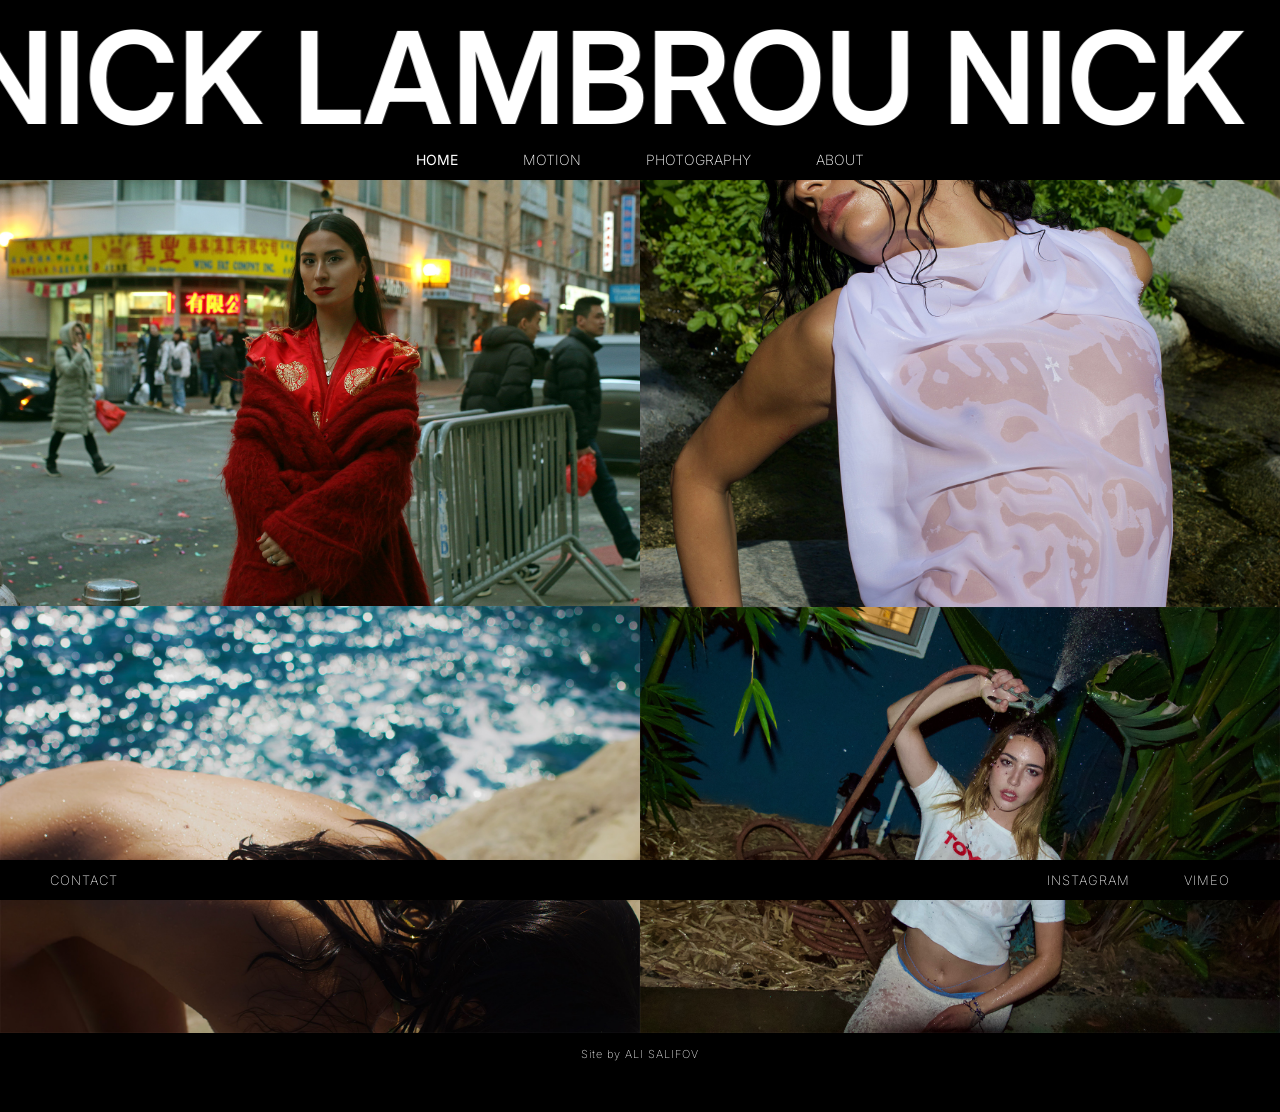
<file: index.html>
<!DOCTYPE html>
<html lang="en">
	<head>
		<meta name="viewport" content="width=device-width, initial-scale=1.0">
		<meta charset="utf-8">
		<link rel="stylesheet" type="text/css" href="./style.css">
		<link rel="preconnect" href="https://fonts.googleapis.com">
		<link rel="preconnect" href="https://fonts.gstatic.com" crossorigin>
		<link href="https://fonts.googleapis.com/css2?family=Inter:ital,opsz,wght@0,14..32,100..900;1,14..32,100..900&display=swap" rel="stylesheet">
		<link rel="apple-touch-icon" sizes="57x57" href="images/favicon/apple-icon-57x57.png">
		<link rel="apple-touch-icon" sizes="60x60" href="images/favicon/apple-icon-60x60.png">
		<link rel="apple-touch-icon" sizes="72x72" href="images/favicon/apple-icon-72x72.png">
		<link rel="apple-touch-icon" sizes="76x76" href="images/favicon/apple-icon-76x76.png">
		<link rel="apple-touch-icon" sizes="114x114" href="images/favicon/apple-icon-114x114.png">
		<link rel="apple-touch-icon" sizes="120x120" href="images/favicon/apple-icon-120x120.png">
		<link rel="apple-touch-icon" sizes="144x144" href="images/favicon/apple-icon-144x144.png">
		<link rel="apple-touch-icon" sizes="152x152" href="images/favicon/apple-icon-152x152.png">
		<link rel="apple-touch-icon" sizes="180x180" href="images/favicon/apple-icon-180x180.png">
		<link rel="icon" type="image/png" sizes="192x192"  href="images/favicon/android-icon-192x192.png">
		<link rel="icon" type="image/png" sizes="32x32" href="images/favicon/favicon-32x32.png">
		<link rel="icon" type="image/png" sizes="96x96" href="images/favicon/favicon-96x96.png">
		<link rel="icon" type="image/png" sizes="16x16" href="images/favicon/favicon-16x16.png">
		<link rel="manifest" href="images/favicon/manifest.json">
		<meta name="msapplication-TileColor" content="#ffffff">
		<meta name="msapplication-TileImage" content="images/favicon/ms-icon-144x144.png">
		<meta name="theme-color" content="#ffffff">
		<title>Nick Lambrou</title>
	</head>
	<body>
		<div class="header-container">
			<header class="marquee">
				<div class="marquee-track">
					<span aria-hidden="true">Nick Lambrou</span>
					<h1 class="marquee-h1">Nick Lambrou</h1>
					<span aria-hidden="true">Nick Lambrou</span>
					<span aria-hidden="true">Nick Lambrou</span>
				</div>
			</header>
		</div>
		<div class="content">
			<nav>
				<div class="nav-link"><a href="#" class="inter-nav" id="current-page">Home</a></div>
				<div class="nav-link"><a href="/motion.html" class="inter-nav">Motion</a></div>
				<div class="nav-link"><a href="./photography.html" class="inter-nav">Photography</a></div>
				<div class="nav-link"><a href="./about.html" class="inter-nav">About</a></div>
			</nav>
			<div class="navbar-placeholder"></div>
			<div class="media-grid-home">
				<div>
					<img src="images/gallery/home/001.jpg" alt="001">
					<img src="images/gallery/home/002.jpg" alt="002" class="last-photo">
				</div>
				<div>
					<img src="images/gallery/home/003.jpg" alt="003">
					<img src="images/gallery/home/004.jpg" alt="004" class="last-photo last-photo-mobile">
				</div>
			</div>
			<p class="site-credit">Site by <a href="https://ali001.com" target="_blank" class="inter-footer">Ali Salifov</a></p>
		</div>
		<footer>
			<div class="footer-container">
				<div class="contact">
					<a href="mailto:nicklmbrou@gmail.com" class="inter-footer">Contact</a>
				</div>
				<div class="footer-links">
					<a href="https://www.instagram.com/nicklambrou/" target="_blank" class="inter-footer">Instagram</a>
					<a href="https://vimeo.com/user109699568" target="_blank" class="inter-footer">Vimeo</a>
				</div>
			</div>
		</footer>
		<script src="./script.js"></script>
	</body>
</html>
</file>
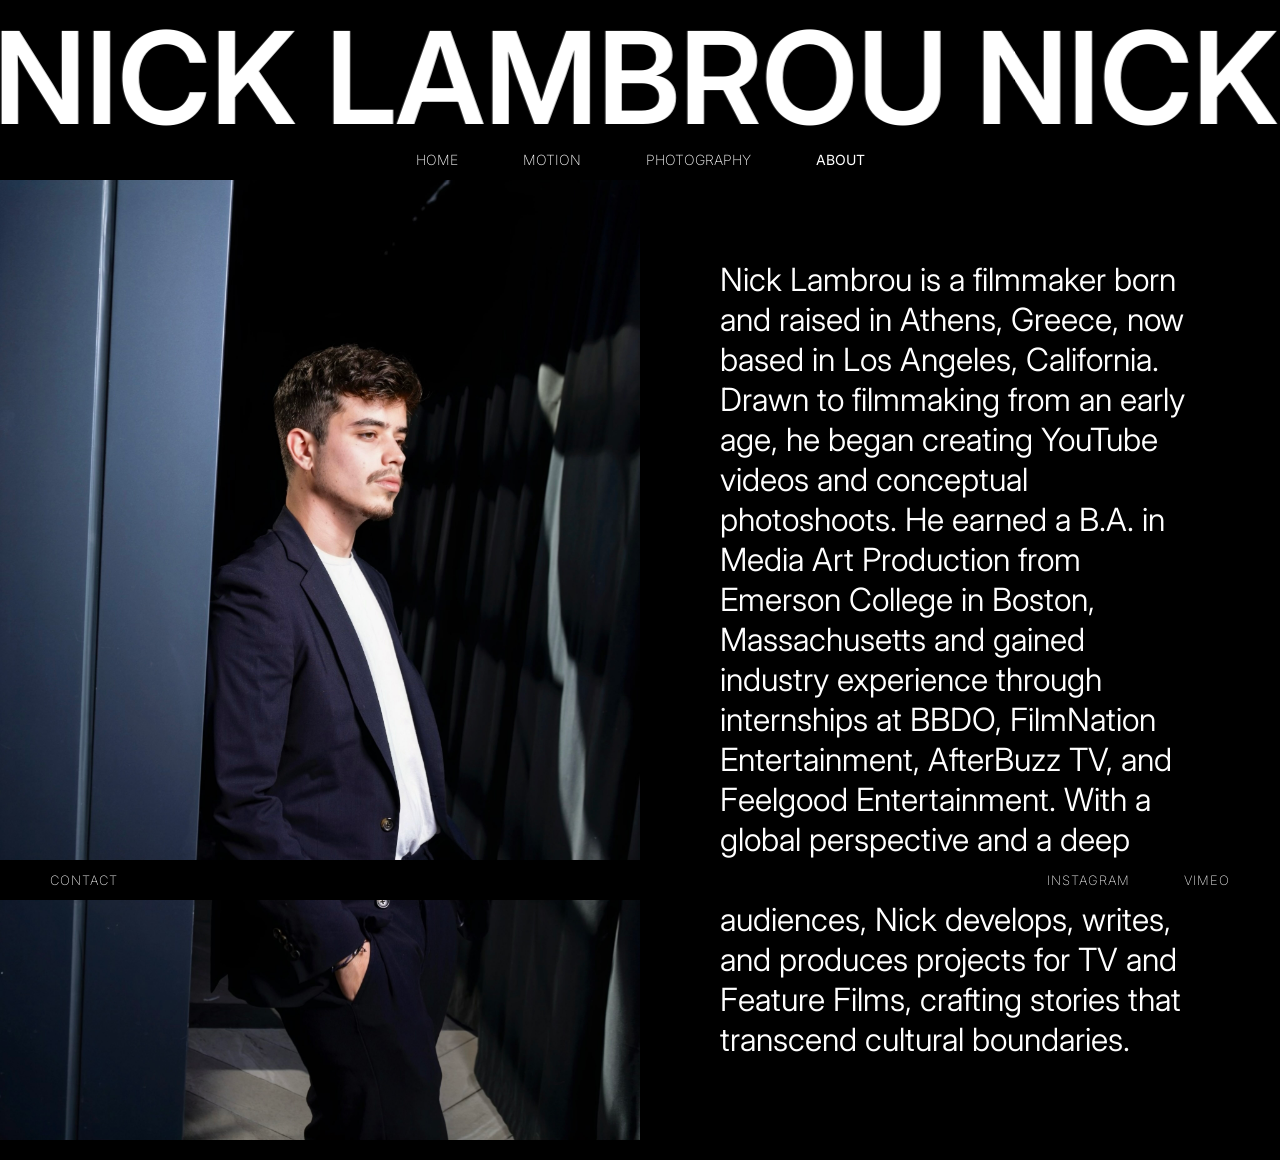
<file: about.html>
<!DOCTYPE html>
<html lang="en">
	<head>
		<meta name="viewport" content="width=device-width, initial-scale=1.0">
		<meta charset="utf-8">
		<link rel="stylesheet" type="text/css" href="./style.css">
		<link rel="preconnect" href="https://fonts.googleapis.com">
		<link rel="preconnect" href="https://fonts.gstatic.com" crossorigin>
		<link href="https://fonts.googleapis.com/css2?family=Inter:ital,opsz,wght@0,14..32,100..900;1,14..32,100..900&display=swap" rel="stylesheet">
		<link rel="apple-touch-icon" sizes="57x57" href="images/favicon/apple-icon-57x57.png">
		<link rel="apple-touch-icon" sizes="60x60" href="images/favicon/apple-icon-60x60.png">
		<link rel="apple-touch-icon" sizes="72x72" href="images/favicon/apple-icon-72x72.png">
		<link rel="apple-touch-icon" sizes="76x76" href="images/favicon/apple-icon-76x76.png">
		<link rel="apple-touch-icon" sizes="114x114" href="images/favicon/apple-icon-114x114.png">
		<link rel="apple-touch-icon" sizes="120x120" href="images/favicon/apple-icon-120x120.png">
		<link rel="apple-touch-icon" sizes="144x144" href="images/favicon/apple-icon-144x144.png">
		<link rel="apple-touch-icon" sizes="152x152" href="images/favicon/apple-icon-152x152.png">
		<link rel="apple-touch-icon" sizes="180x180" href="images/favicon/apple-icon-180x180.png">
		<link rel="icon" type="image/png" sizes="192x192"  href="images/favicon/android-icon-192x192.png">
		<link rel="icon" type="image/png" sizes="32x32" href="images/favicon/favicon-32x32.png">
		<link rel="icon" type="image/png" sizes="96x96" href="images/favicon/favicon-96x96.png">
		<link rel="icon" type="image/png" sizes="16x16" href="images/favicon/favicon-16x16.png">
		<link rel="manifest" href="images/favicon/manifest.json">
		<meta name="msapplication-TileColor" content="#ffffff">
		<meta name="msapplication-TileImage" content="images/favicon/ms-icon-144x144.png">
		<meta name="theme-color" content="#ffffff">
		<title>Nick Lambrou</title>
	</head>
	<body>
		<div class="header-container">
			<header class="marquee">
				<div class="marquee-track">
					<span aria-hidden="true">Nick Lambrou</span>
					<h1 class="marquee-h1">Nick Lambrou</h1>
					<span aria-hidden="true">Nick Lambrou</span>
					<span aria-hidden="true">Nick Lambrou</span>
				</div>
			</header>
		</div>
		<div class="content">
			<nav>
				<div class="nav-link"><a href="./index.html" class="inter-nav">Home</a></div>
				<div class="nav-link"><a href="./motion.html" class="inter-nav">Motion</a></div>
				<div class="nav-link"><a href="./photography.html" class="inter-nav">Photography</a></div>
				<div class="nav-link"><a href="#" class="inter-nav" id="current-page">About</a></div>
			</nav>
			<div class="navbar-placeholder"></div>
			<div class="media-grid-home">
				<div>
					<img src="./images/about.jpg" alt="Nick Lambrou" class="image">
				</div>
				<div>
					<p id="about">Nick Lambrou is a filmmaker born and raised in Athens, Greece, now based in Los Angeles, California. Drawn to filmmaking from an early age, he began creating YouTube videos and conceptual photoshoots. He earned a B.A. in Media Art Production from Emerson College in Boston, Massachusetts and gained industry experience through internships at BBDO, FilmNation Entertainment, AfterBuzz TV, and Feelgood Entertainment. With a global perspective and a deep understanding of international audiences, Nick develops, writes, and produces projects for TV and Feature Films, crafting stories that transcend cultural boundaries.</p>
				</div>
			</div>
		</div>
		<footer>
			<div class="footer-container">
				<div class="contact">
					<a href="mailto:nicklmbrou@gmail.com" class="inter-footer">Contact</a>
				</div>
				<div class="footer-links">
					<a href="https://www.instagram.com/nicklambrou/" target="_blank" class="inter-footer">Instagram</a>
					<a href="https://vimeo.com/user109699568" target="_blank" class="inter-footer">Vimeo</a>
				</div>
			</div>
		</footer>
		<script src="./script.js"></script>
	</body>
</html>
</file>
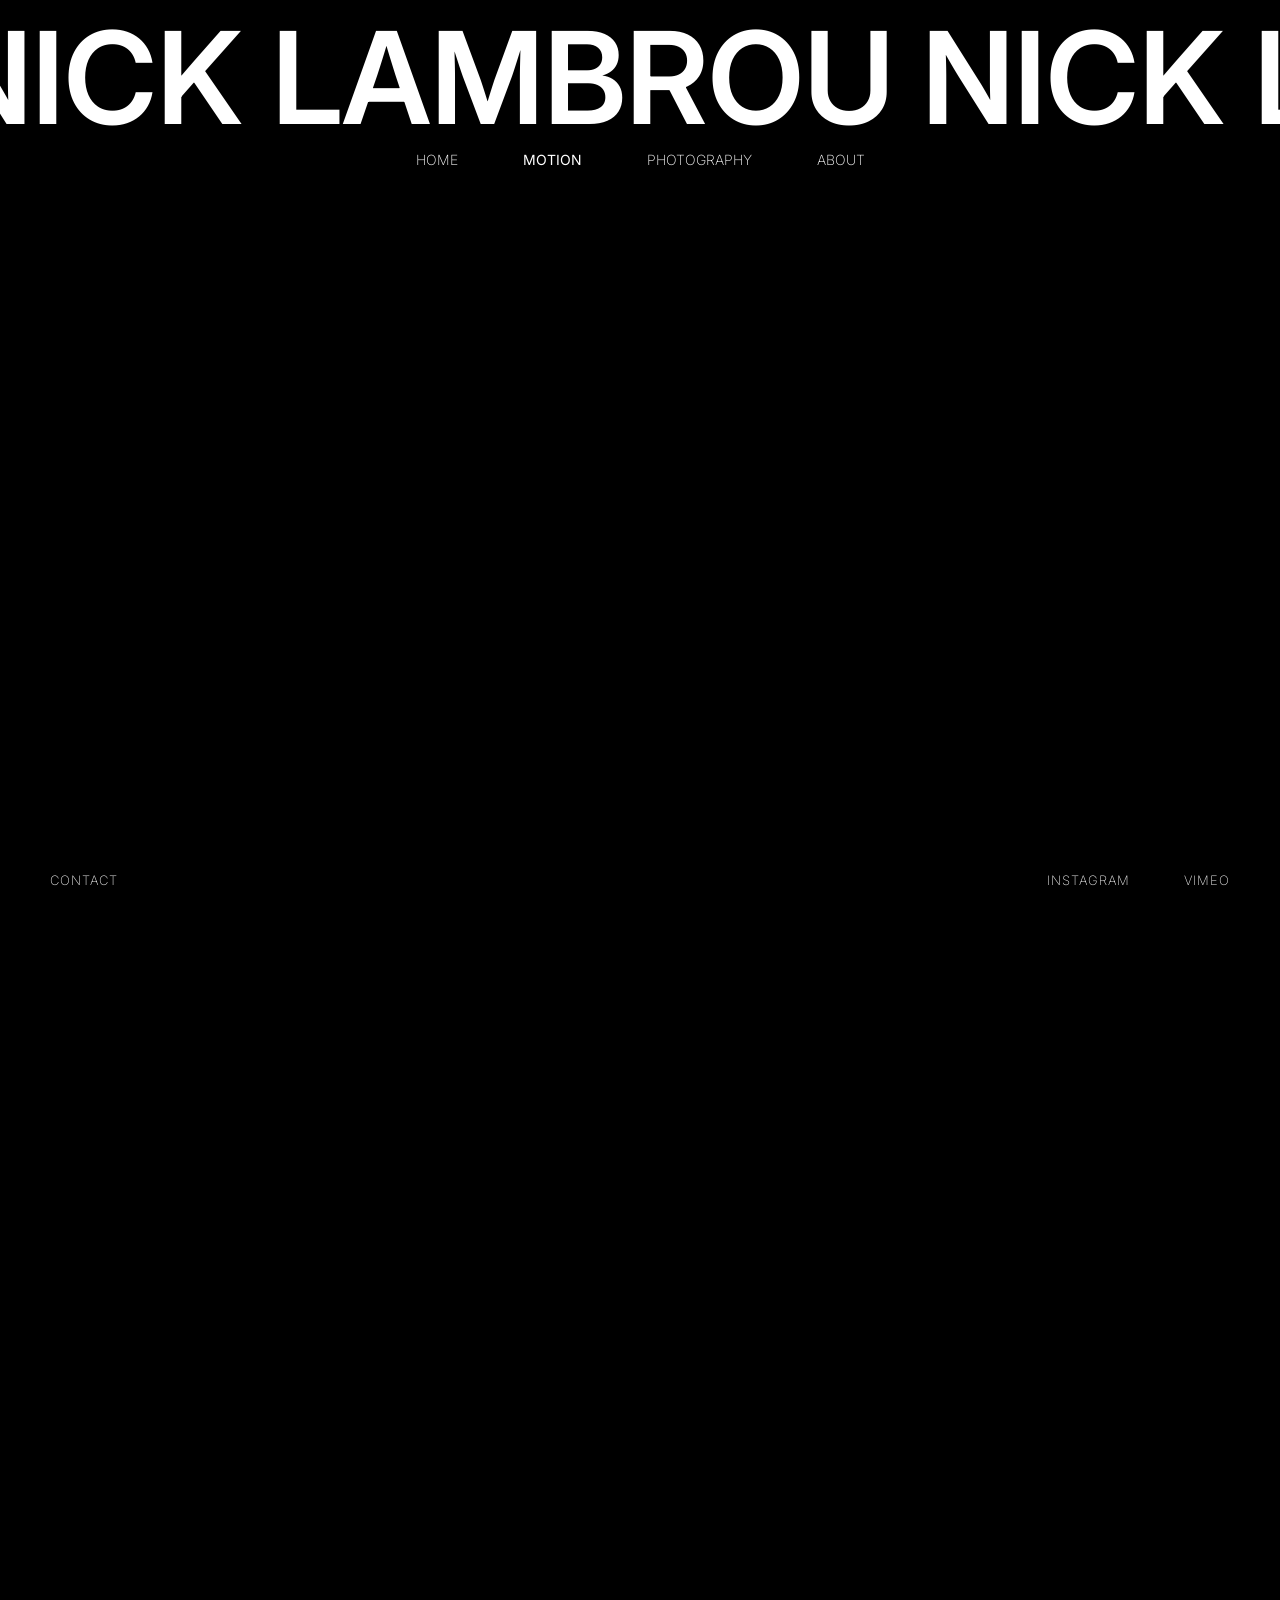
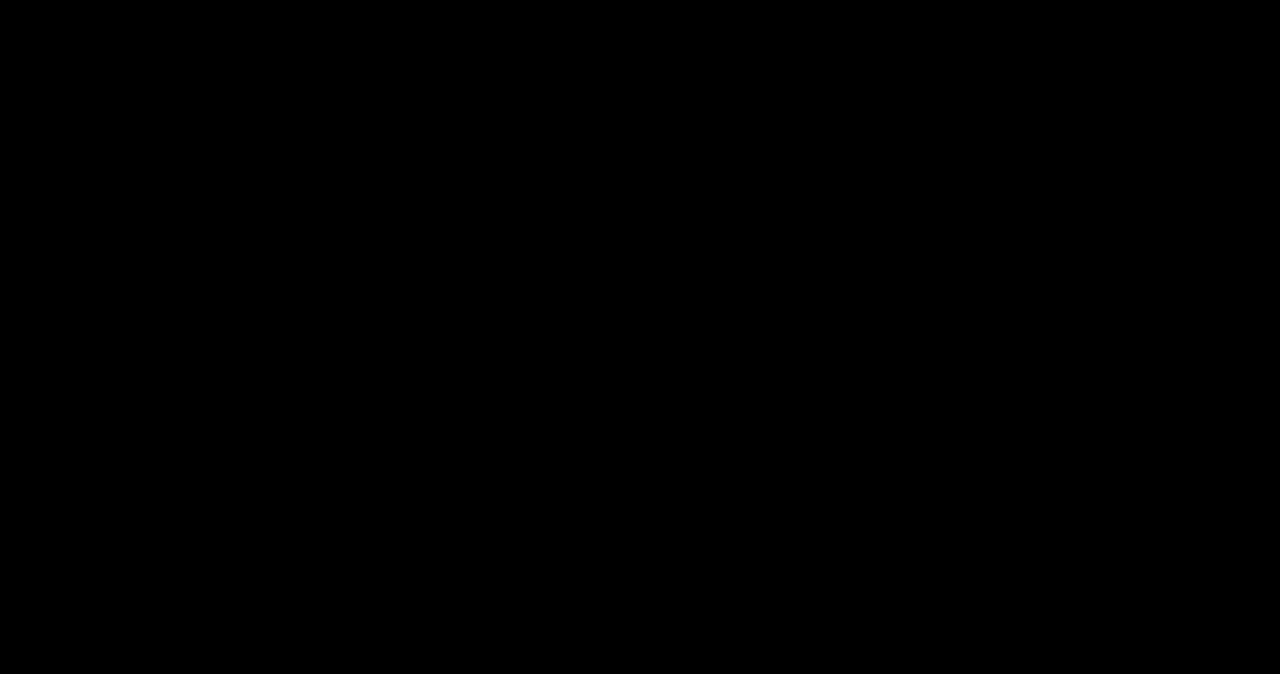
<file: motion.html>
<!DOCTYPE html>
<html lang="en">
	<head>
		<meta name="viewport" content="width=device-width, initial-scale=1.0">
		<meta charset="utf-8">
		<link rel="stylesheet" type="text/css" href="./style.css">
		<link rel="preconnect" href="https://fonts.googleapis.com">
		<link rel="preconnect" href="https://fonts.gstatic.com" crossorigin>
		<link href="https://fonts.googleapis.com/css2?family=Inter:ital,opsz,wght@0,14..32,100..900;1,14..32,100..900&display=swap" rel="stylesheet">
		<link rel="apple-touch-icon" sizes="57x57" href="images/favicon/apple-icon-57x57.png">
		<link rel="apple-touch-icon" sizes="60x60" href="images/favicon/apple-icon-60x60.png">
		<link rel="apple-touch-icon" sizes="72x72" href="images/favicon/apple-icon-72x72.png">
		<link rel="apple-touch-icon" sizes="76x76" href="images/favicon/apple-icon-76x76.png">
		<link rel="apple-touch-icon" sizes="114x114" href="images/favicon/apple-icon-114x114.png">
		<link rel="apple-touch-icon" sizes="120x120" href="images/favicon/apple-icon-120x120.png">
		<link rel="apple-touch-icon" sizes="144x144" href="images/favicon/apple-icon-144x144.png">
		<link rel="apple-touch-icon" sizes="152x152" href="images/favicon/apple-icon-152x152.png">
		<link rel="apple-touch-icon" sizes="180x180" href="images/favicon/apple-icon-180x180.png">
		<link rel="icon" type="image/png" sizes="192x192"  href="images/favicon/android-icon-192x192.png">
		<link rel="icon" type="image/png" sizes="32x32" href="images/favicon/favicon-32x32.png">
		<link rel="icon" type="image/png" sizes="96x96" href="images/favicon/favicon-96x96.png">
		<link rel="icon" type="image/png" sizes="16x16" href="images/favicon/favicon-16x16.png">
		<link rel="manifest" href="images/favicon/manifest.json">
		<meta name="msapplication-TileColor" content="#ffffff">
		<meta name="msapplication-TileImage" content="images/favicon/ms-icon-144x144.png">
		<meta name="theme-color" content="#ffffff">
		<title>Nick Lambrou</title>
	</head>
	<body>
		<div class="header-container">
			<header class="marquee">
				<div class="marquee-track">
					<span aria-hidden="true">Nick Lambrou</span>
					<h1 class="marquee-h1">Nick Lambrou</h1>
					<span aria-hidden="true">Nick Lambrou</span>
					<span aria-hidden="true">Nick Lambrou</span>
				</div>
			</header>
		</div>
		<div class="content">
			<nav>
				<div class="nav-link"><a href="./index.html" class="inter-nav">Home</a></div>
				<div class="nav-link"><a href="#" class="inter-nav" id="current-page">Motion</a></div>
				<div class="nav-link"><a href="./photography.html" class="inter-nav">Photography</a></div>
				<div class="nav-link"><a href="./about.html" class="inter-nav">About</a></div>
			</nav>
			<div class="navbar-placeholder"></div>
			<div class="media-grid-video">
				<div class="vimeo">
					<div><iframe src="https://player.vimeo.com/video/542431220?title=0&byline=0&portrait=0&badge=0&amp;autopause=0&amp;player_id=0&amp;app_id=58479" frameborder="0" allow="autoplay; fullscreen; picture-in-picture; clipboard-write; encrypted-media" title="clairvoyance"></iframe></div><script src="https://player.vimeo.com/api/player.js"></script>
				</div>
				<div class="vimeo">
					<div><iframe src="https://player.vimeo.com/video/656721959?badge=0&amp;autopause=0&amp;player_id=0&amp;app_id=58479" frameborder="0" allow="autoplay; fullscreen; picture-in-picture; clipboard-write; encrypted-media" title="clairvoyance"></iframe></div><script src="https://player.vimeo.com/api/player.js"></script>
				</div>
				<div class="vimeo">
					<div><iframe src="https://player.vimeo.com/video/545544210?badge=0&amp;autopause=0&amp;player_id=0&amp;app_id=58479" frameborder="0" allow="autoplay; fullscreen; picture-in-picture; clipboard-write; encrypted-media" title="clairvoyance"></iframe></div><script src="https://player.vimeo.com/api/player.js"></script>
				</div>
			</div>
		</div>
		<footer>
			<div class="footer-container">
				<div class="contact">
					<a href="mailto:nicklmbrou@gmail.com" class="inter-footer">Contact</a>
				</div>
				<div class="footer-links">
					<a href="https://www.instagram.com/nicklambrou/" target="_blank" class="inter-footer">Instagram</a>
					<a href="https://vimeo.com/user109699568" target="_blank" class="inter-footer">Vimeo</a>
				</div>
			</div>
		</footer>
		<script src="./script.js"></script>
	</body>
</html>
</file>
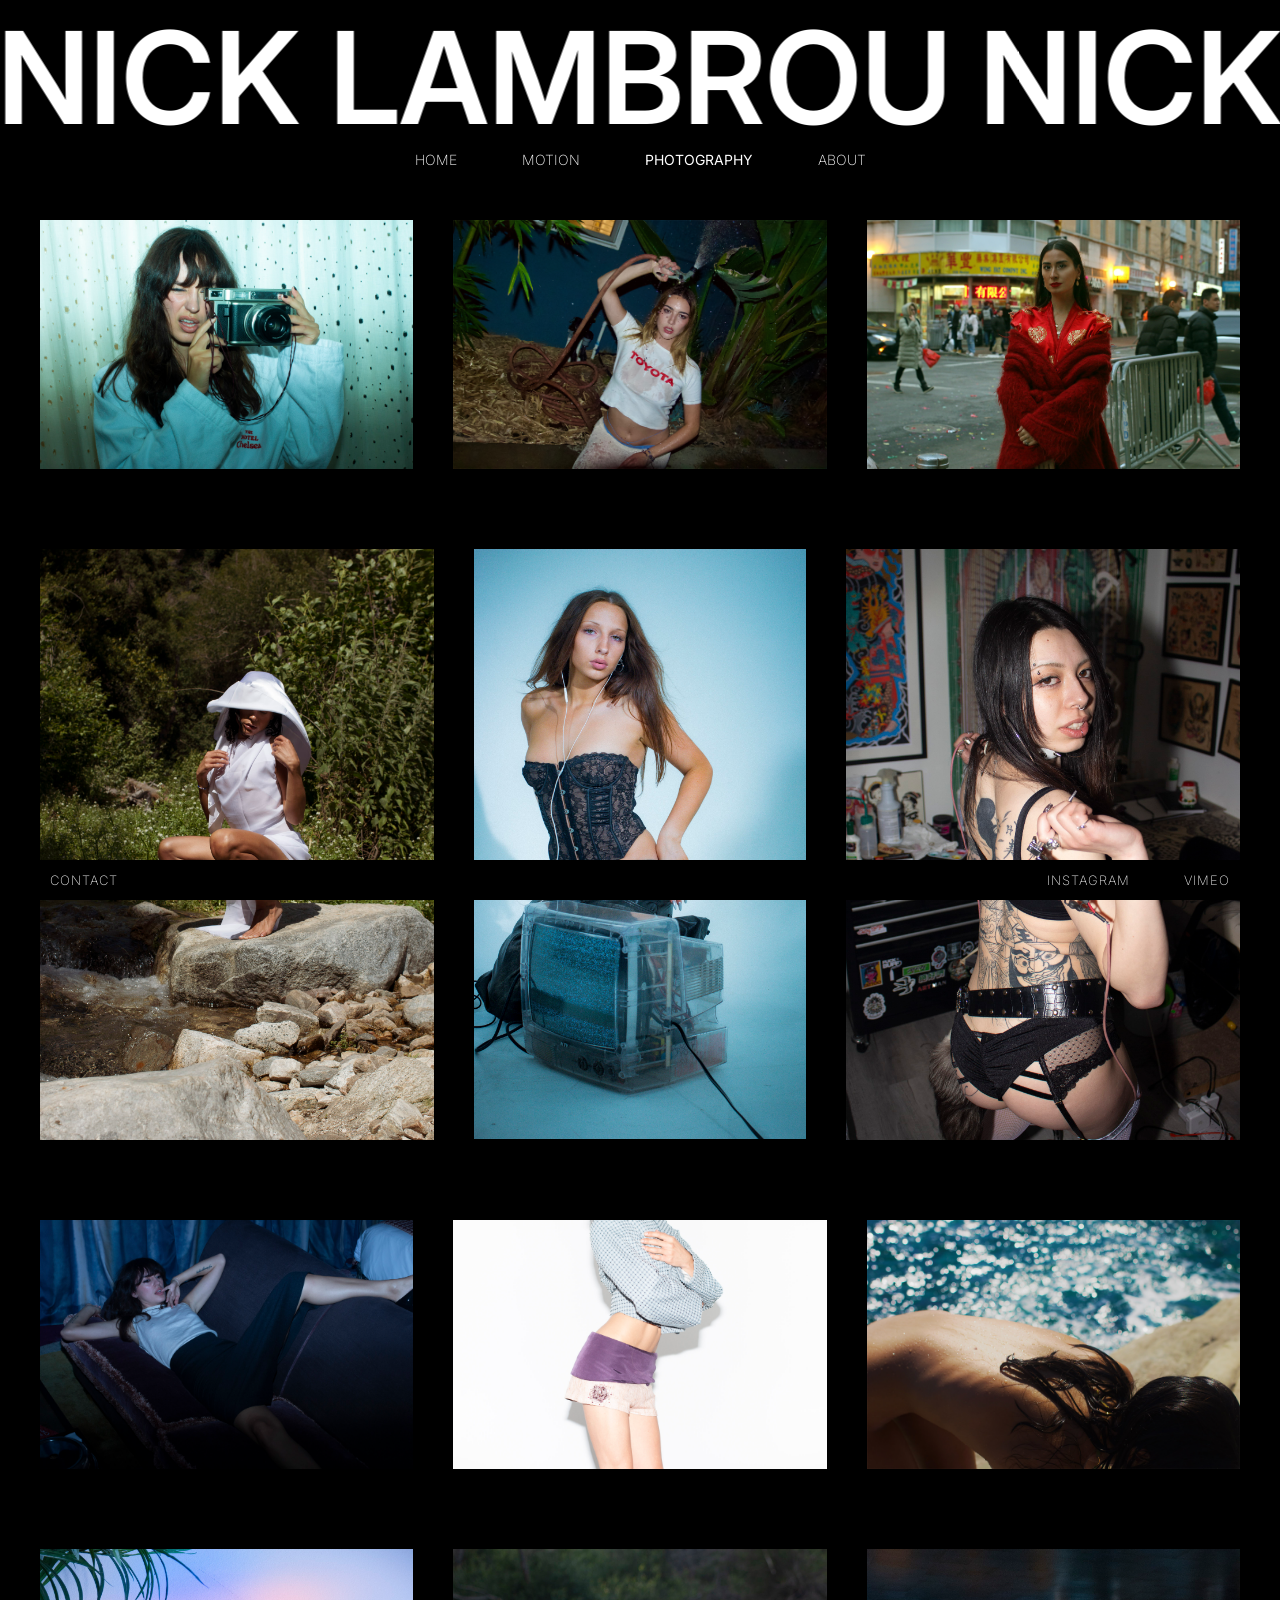
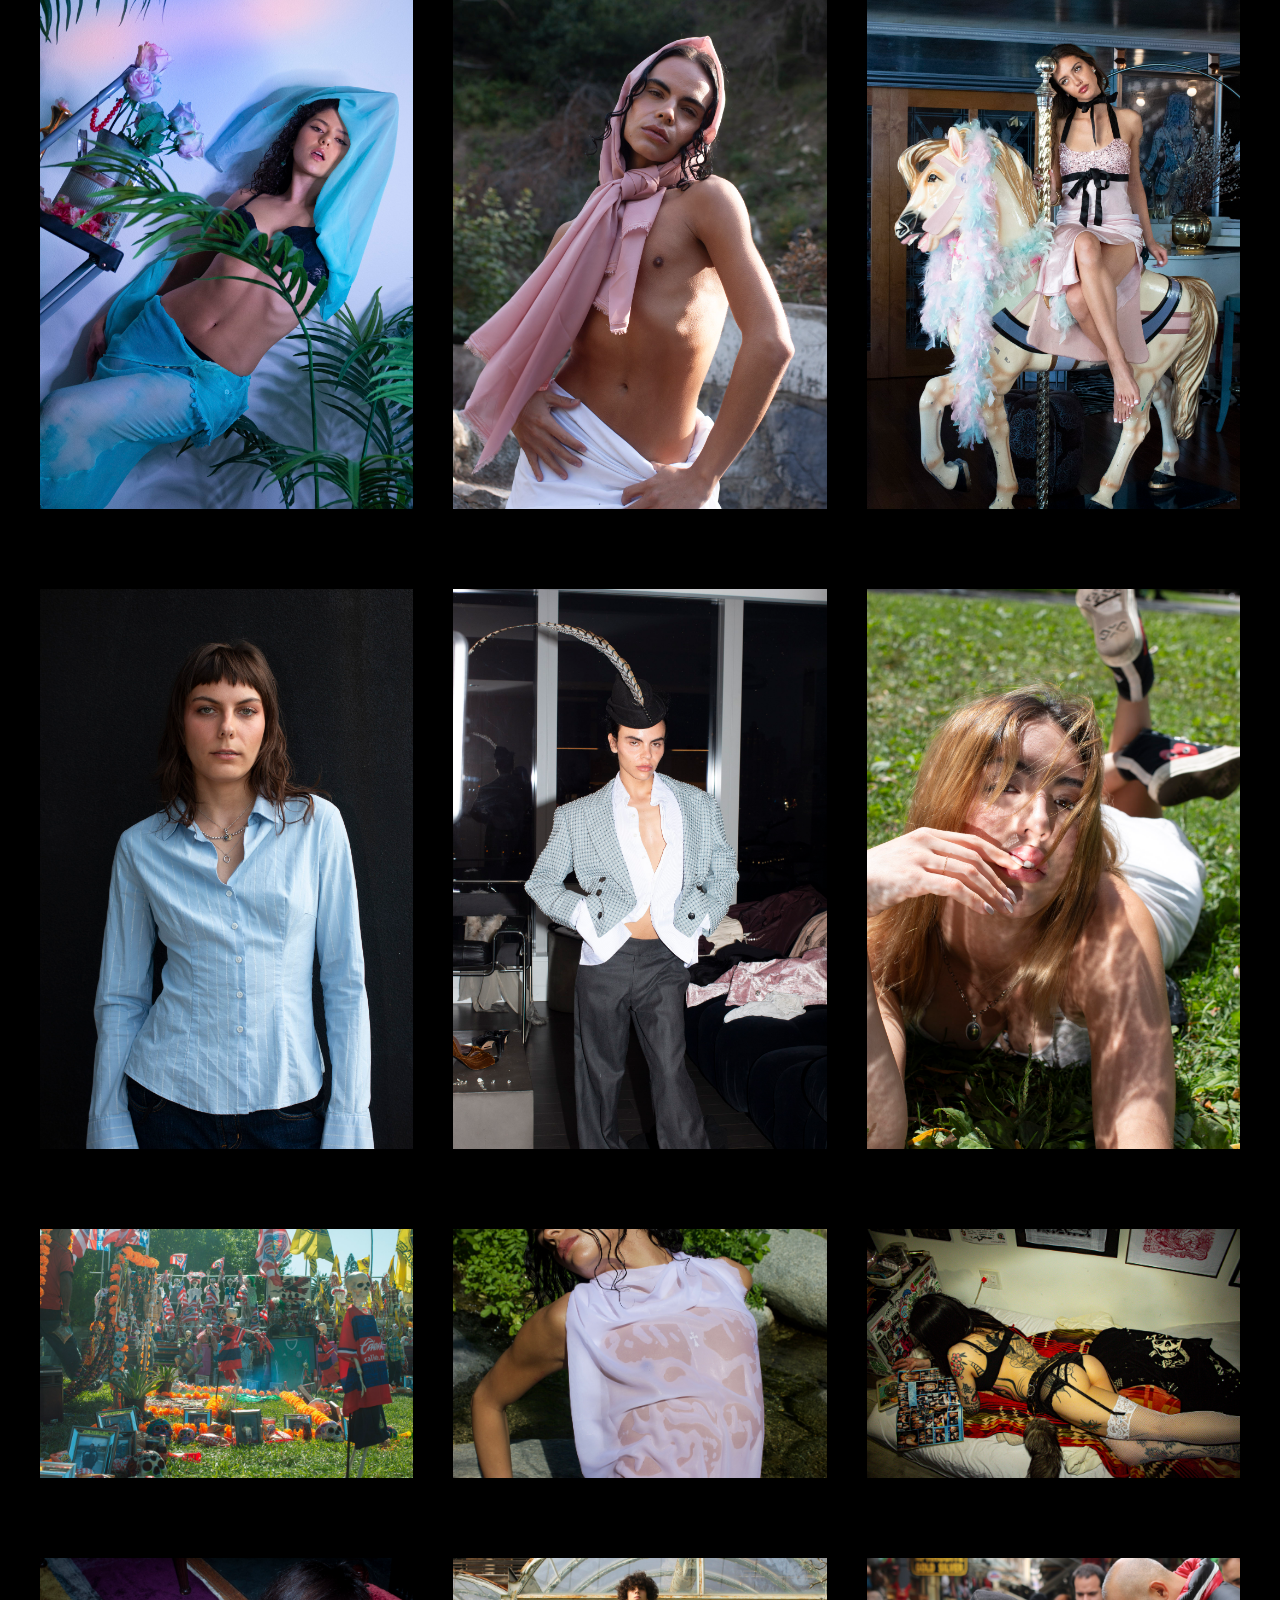
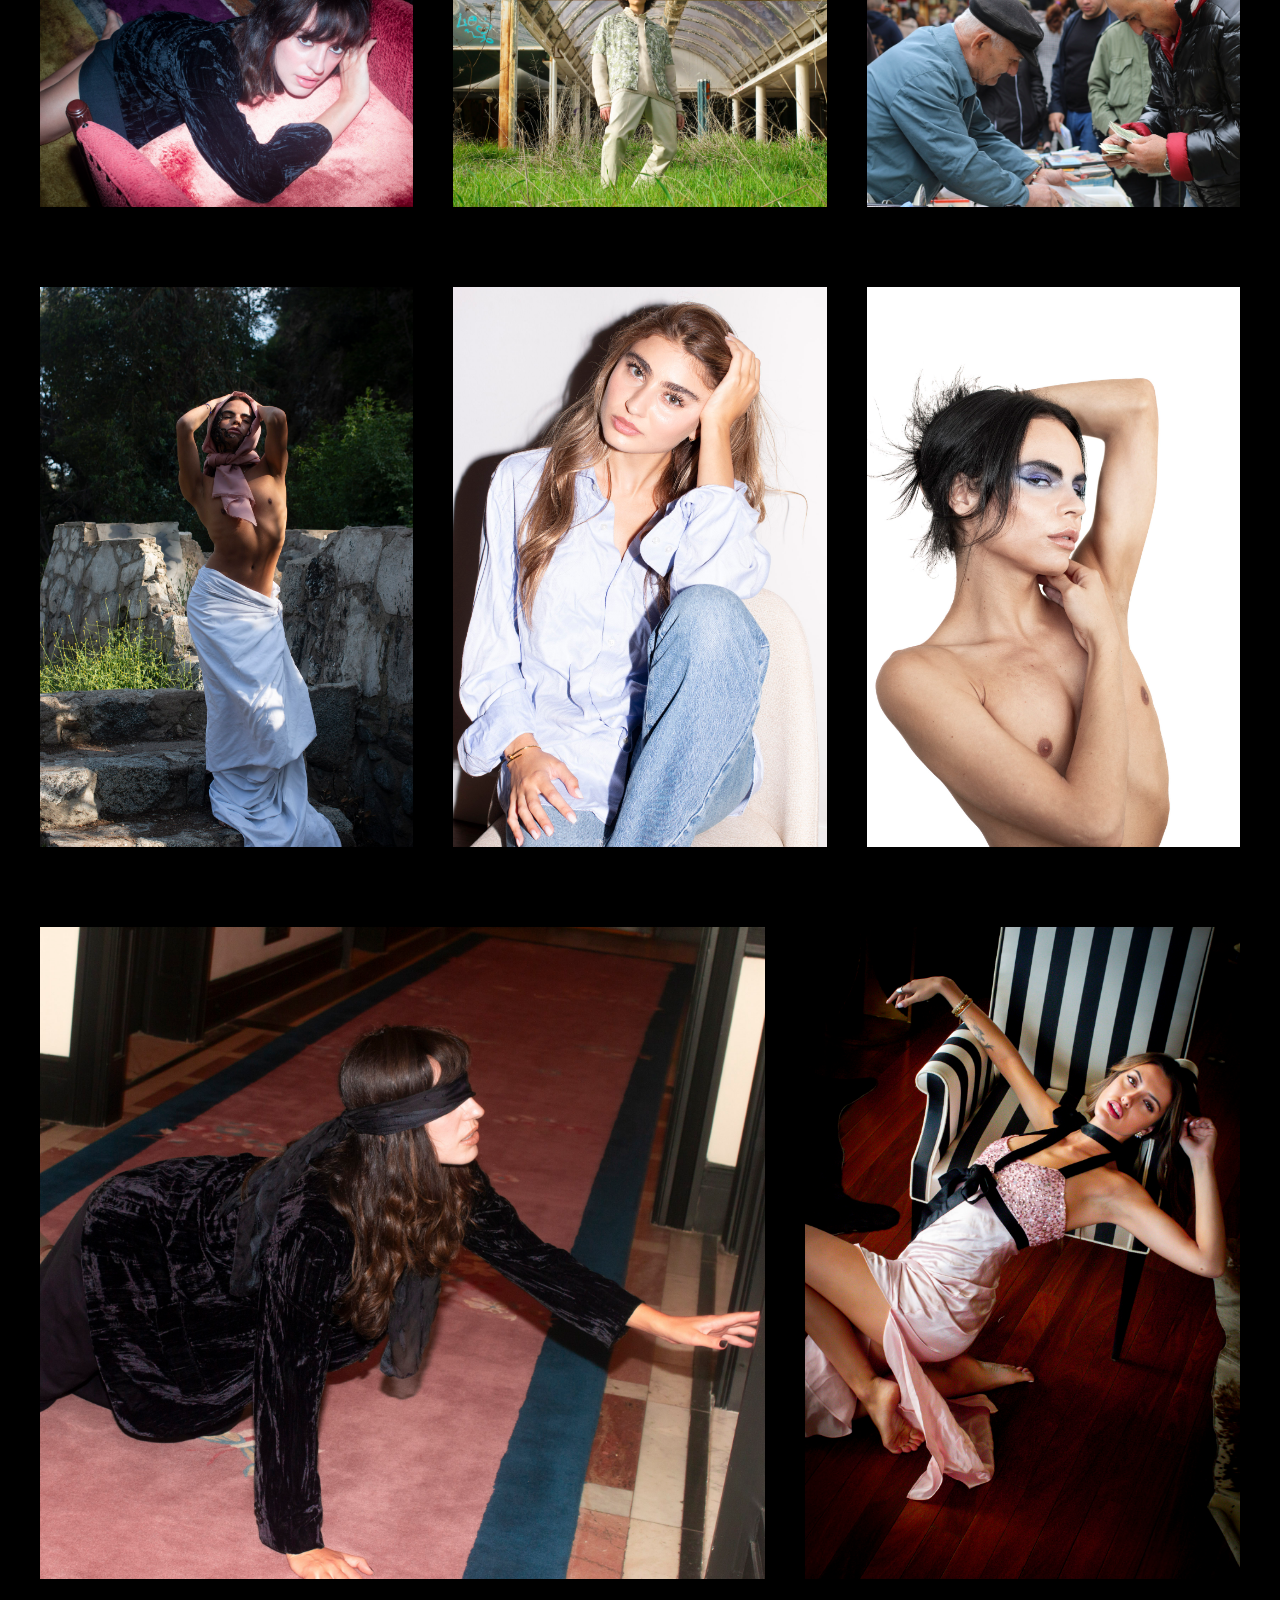
<file: photography.html>
<!DOCTYPE html>
<html lang="en">
	<head>
		<meta name="viewport" content="width=device-width, initial-scale=1.0">
		<meta charset="utf-8">
		<link rel="stylesheet" type="text/css" href="./style.css">
		<link rel="preconnect" href="https://fonts.googleapis.com">
		<link rel="preconnect" href="https://fonts.gstatic.com" crossorigin>
		<link href="https://fonts.googleapis.com/css2?family=Inter:ital,opsz,wght@0,14..32,100..900;1,14..32,100..900&display=swap" rel="stylesheet">
		<link rel="apple-touch-icon" sizes="57x57" href="images/favicon/apple-icon-57x57.png">
		<link rel="apple-touch-icon" sizes="60x60" href="images/favicon/apple-icon-60x60.png">
		<link rel="apple-touch-icon" sizes="72x72" href="images/favicon/apple-icon-72x72.png">
		<link rel="apple-touch-icon" sizes="76x76" href="images/favicon/apple-icon-76x76.png">
		<link rel="apple-touch-icon" sizes="114x114" href="images/favicon/apple-icon-114x114.png">
		<link rel="apple-touch-icon" sizes="120x120" href="images/favicon/apple-icon-120x120.png">
		<link rel="apple-touch-icon" sizes="144x144" href="images/favicon/apple-icon-144x144.png">
		<link rel="apple-touch-icon" sizes="152x152" href="images/favicon/apple-icon-152x152.png">
		<link rel="apple-touch-icon" sizes="180x180" href="images/favicon/apple-icon-180x180.png">
		<link rel="icon" type="image/png" sizes="192x192"  href="images/favicon/android-icon-192x192.png">
		<link rel="icon" type="image/png" sizes="32x32" href="images/favicon/favicon-32x32.png">
		<link rel="icon" type="image/png" sizes="96x96" href="images/favicon/favicon-96x96.png">
		<link rel="icon" type="image/png" sizes="16x16" href="images/favicon/favicon-16x16.png">
		<link rel="manifest" href="images/favicon/manifest.json">
		<meta name="msapplication-TileColor" content="#ffffff">
		<meta name="msapplication-TileImage" content="images/favicon/ms-icon-144x144.png">
		<meta name="theme-color" content="#ffffff">
		<title>Nick Lambrou</title>
	</head>
	<body>
		<div class="header-container">
			<header class="marquee">
				<div class="marquee-track">
					<span aria-hidden="true">Nick Lambrou</span>
					<h1 class="marquee-h1">Nick Lambrou</h1>
					<span aria-hidden="true">Nick Lambrou</span>
					<span aria-hidden="true">Nick Lambrou</span>
				</div>
			</header>
		</div>
		<div class="content">
			<nav>
				<div class="nav-link"><a href="./index.html" class="inter-nav">Home</a></div>
				<div class="nav-link"><a href="./motion.html" class="inter-nav">Motion</a></div>
				<div class="nav-link"><a href="#" class="inter-nav" id="current-page">Photography</a></div>
				<div class="nav-link"><a href="./about.html" class="inter-nav">About</a></div>
			</nav>
			<div class="navbar-placeholder"></div>
			<div class="media-grid-photo">
				<div class="photo-row">
					<img style="--ar: 1.500" src="images/gallery/photo/IMG_0153.jpg" alt="Woman holding a vintage camera" loading="lazy">
					<img style="--ar: 1.500" src="images/gallery/home/004.jpg" alt="Woman in a Toyota tee holding a garden hose at night" loading="lazy">
					<img style="--ar: 1.501" src="images/gallery/home/001.jpg" alt="Woman in a red embroidered coat on a city street" loading="lazy">
				</div>
				<div class="photo-row">
					<img style="--ar: 0.667" src="images/gallery/photo/IMG_9493.jpg" alt="Figure crouching on rocks in a white hood" loading="lazy">
					<img style="--ar: 0.562" src="images/gallery/photo/IMG_9367.jpg" alt="Woman in a corset sitting on a vintage television" loading="lazy">
					<img style="--ar: 0.667" src="images/gallery/photo/IMG_9192.jpg" alt="Tattooed woman in a cluttered room" loading="lazy">
				</div>
				<div class="photo-row">
					<img style="--ar: 1.500" src="images/gallery/photo/IMG_0233.jpg" alt="Woman reclining on a couch" loading="lazy">
					<img style="--ar: 1.500" src="images/gallery/photo/IMG_0498.jpg" alt="Studio detail of a checked top and mini skirt" loading="lazy">
					<img style="--ar: 1.500" src="images/gallery/home/002.jpg" alt="Wet figure bending over rocks by the sea" loading="lazy">
				</div>
				<div class="photo-row">
					<img style="--ar: 0.667" src="images/gallery/photo/IMG_4968.jpg" alt="Woman reclining among plants in a blue veil" loading="lazy">
					<img style="--ar: 0.667" src="images/gallery/photo/IMG_9665.jpg" alt="Portrait in a pink scarf" loading="lazy">
					<img style="--ar: 0.667" src="images/gallery/photo/IMG_9794.jpg" alt="Woman seated on a carousel horse" loading="lazy">
				</div>
				<div class="photo-row">
					<img style="--ar: 0.667" src="images/gallery/photo/IMG_0901.jpg" alt="Portrait in a blue button-up shirt" loading="lazy">
					<img style="--ar: 0.667" src="images/gallery/photo/IMG_0290.jpg" alt="Model in a checked blazer and feathered hat" loading="lazy">
					<img style="--ar: 0.667" src="images/gallery/photo/IMG_1661.jpg" alt="Woman lying in the grass" loading="lazy">
				</div>
				<div class="photo-row">
					<img style="--ar: 1.500" src="images/gallery/photo/IMG_9994.jpg" alt="Day of the Dead altar display" loading="lazy">
					<img style="--ar: 1.500" src="images/gallery/home/003.jpg" alt="Wet white top against rocks and foliage" loading="lazy">
					<img style="--ar: 1.500" src="images/gallery/photo/IMG_9158.jpg" alt="Tattooed woman lying on a bed" loading="lazy">
				</div>
				<div class="photo-row">
					<img style="--ar: 1.500" src="images/gallery/photo/IMG_0355.jpg" alt="Woman in black velvet on a pink chair" loading="lazy">
					<img style="--ar: 1.500" src="images/gallery/photo/IMG_9360.jpg" alt="Man standing in an overgrown greenhouse" loading="lazy">
					<img style="--ar: 1.500" src="images/gallery/photo/IMG_8382.jpg" alt="Men trading books at a street market" loading="lazy">
				</div>
				<div class="photo-row">
					<img style="--ar: 0.667" src="images/gallery/photo/IMG_9692.jpg" alt="Figure posed on stone steps in white" loading="lazy">
					<img style="--ar: 0.667" src="images/gallery/photo/IMG_7968.jpg" alt="Woman in a white shirt and jeans on a chair" loading="lazy">
					<img style="--ar: 0.667" src="images/gallery/photo/IMG_9999.jpg" alt="Portrait with blue eyeshadow against white" loading="lazy">
				</div>
				<div class="photo-row">
					<img style="--ar: 1.112" src="images/gallery/photo/IMG_0435.jpg" alt="Blindfolded woman crawling along a patterned carpet" loading="lazy">
					<img style="--ar: 0.667" src="images/gallery/photo/IMG_9923.jpg" alt="Woman posed on a striped chair in a pink slip dress" loading="lazy">
				</div>
			</div>
		</div>
		<footer>
			<div class="footer-container">
				<div class="contact">
					<a href="mailto:nicklmbrou@gmail.com" class="inter-footer">Contact</a>
				</div>
				<div class="footer-links">
					<a href="https://www.instagram.com/nicklambrou/" target="_blank" class="inter-footer">Instagram</a>
					<a href="https://vimeo.com/user109699568" target="_blank" class="inter-footer">Vimeo</a>
				</div>
			</div>
		</footer>
		<script src="./script.js"></script>
	</body>
</html>
</file>
<file: style.css>
* {
  margin: 0;
  padding: 0;
}

body {
  height: 100vh;
  background-color: black;
}

.header-container {
  top: 0;
  left: 0;
  height: 140px;
  width: 100%;
  overflow: hidden;
  background-color: black;
  z-index: 0;
}

header {
  display: flex;
  white-space: nowrap;
  will-change: transform;
  color: white;
  -webkit-user-select: none; 
  -moz-user-select: none;
  -ms-user-select: none;
  user-select: none;
  cursor: default;
  text-transform: uppercase;
}

h1, span {
  font-family: "Inter", sans-serif;
  font-optical-sizing: auto;
  font-weight: 600;
  font-style: normal;
  font-size: 128px;
  flex-shrink: 0;
  padding-right: 28px;
}

.marquee {
	overflow: hidden;
	width: 100%;
}

.marquee-track {
	display: inline-flex;
	align-items: center;
	white-space: nowrap;
	will-change: transform;
}

.marquee-h1 {
	margin: 0;
	line-height: 1;
}

@keyframes marquee {
	from {
		transform: translateX(0);
	}
	to {
		transform: translateX(-50%);
	}
}

nav {
  position: relative;
  z-index: 1;
  height: 40px;
  display: flex;
  justify-content: center;
  align-items: center;
  background-color: black;
  display: flex;
  gap: 55px;
}

.sticky {
  position: fixed;
  top: 0;
  left: 0;
  right: 0;
}

.navbar-placeholder {
  display: none;
  height: 40px;
}

nav.sticky + .navbar-placeholder {
  display: block;
}

.nav-link {
  background: none;
  border: none;
  padding: 5px 5px;
}

.nav-link a:hover:not(#current-page) {
  color: gray;
}

@media (max-width: 768px) {
  nav {
    flex-direction: row;
    gap: 20px;
    height: auto;
    padding: 5px 0;
  }
}

#current-page {
  font-weight: 400;
}

.inter-nav {
  font-family: "Inter", sans-serif;
  font-weight: 200;
  font-optical-sizing: auto;
  font-style: normal;
  color: white;
  text-decoration: none;
  font-size: 14px;
}

.content {
  background-color: black;
  width: 100%;
}

.media-grid-home {
  display: grid;
  grid-template-columns: 1fr 1fr;
}

.media-grid-photo {
  padding-left: 40px;
  padding-right: 40px;
  padding-top: 40px;
}

.photo-row {
  display: flex;
  align-items: flex-start;
  gap: 40px;
  margin-bottom: 40px;
}

.photo-row img {
  flex: var(--ar) 1 0;
  min-width: 0;
  margin-bottom: 0;
}

.media-grid-video {
  display: grid;
  grid-template-columns: 1fr;
}

.media-grid-home img,
.media-grid-home video {
  width: 100%;
  height: auto;
  display: block;
  -webkit-user-drag: none;
  user-select: none;
  -moz-user-select: none;
  -webkit-user-select: none;
  -ms-user-select: none;
  pointer-events: none;
}

.media-grid-photo img,
.media-grid-photo video {
  width: 100%;
  margin-bottom: 40px;
  height: auto;
  display: block;
  -webkit-user-drag: none;
  user-select: none;
  -moz-user-select: none;
  -webkit-user-select: none;
  -ms-user-select: none;
  pointer-events: none;
}

.media-grid-video img,
.media-grid-video video {
  width: 75%;
  padding-bottom: 40px;
  height: auto;
  position: relative;
  display: block;
  margin: auto;
  -webkit-user-drag: none;
  user-select: none;
  -moz-user-select: none;
  -webkit-user-select: none;
  -ms-user-select: none;
  pointer-events: none;
  align-items: center;
  align-self: center;
}

@media (max-width: 768px) {
  .media-grid-home {
    grid-template-columns: 1fr;
  }
  .media-grid-photo {
    padding-left: 0;
    padding-right: 0;
    padding-top: 0;
  }
  .photo-row {
    flex-direction: column;
    align-items: stretch;
    gap: 0;
    margin-bottom: 0;
  }
  .photo-row img {
    flex: none;
    margin-bottom: 40px;
  }
  .media-grid-video img,
  .media-grid-video video {
    width: 100%;
  }
  .media-grid-photo img,
  .media-grid-photo video {
    width: 100%;
  }
  .last-photo-mobile {
    margin-bottom: 40px;
}
}

@media (min-width: 769px) {
  .last-photo {
      margin-bottom: 40px;
  }
}

.vimeo {
  padding-left: 55px;
  padding-right: 55px;
  margin-bottom: 40px;
  position: relative;
  max-width: 100%;
  box-sizing: border-box;
}

.vimeo::before {
  content: "";
  display: block;
  padding-top: 56.25%;
}

.vimeo iframe {
  position: absolute;
  top: 0;
  left: 0;
  width: calc(100% - 110px);
  height: 100%;
  max-width: 100%;
  margin: 0 55px;
  border: none;
}

.vimeo-home {
  position: relative;
  width: 100%;
  padding-top: 56.25%;
  overflow: hidden;
}

.vimeo-home iframe {
  position: absolute;
  top: 0;
  left: 0;
  width: 100%;
  height: 100%;
  border: none;
  display: block;
}

@media (max-width: 768px) {
  .vimeo {
    padding-left: 0;
    padding-right: 0;
  }

  .vimeo iframe {
    width: 100%;
    margin: 0;
  }
}

#about {
  width: 75%;
  margin: auto;
  margin-top: 80px;
  margin-bottom: 100px;
  align-content: center;
  height: auto;
  display: block;
}

#soon {
  width: 100%;
  height: 100%;
  text-align: center;
  margin: auto;
  margin-top: 200px;
  margin-bottom: 100px;
  height: auto;
  display: block;
  font-size: 48px;
  font-weight: 500;
}

p {
  font-family: "Inter", sans-serif;
  font-weight: 350;
  font-optical-sizing: auto;
  font-style: normal;
  color: white;
  text-decoration: none;
  font-size: 32px;
  line-height: 1.25;
}

.footer {
  color: black;
  background-color: black;
  padding: 5px 5px;
  width: 100%;
  margin-top: 40px;
  z-index: 100;
}

.footer-container {
  background-color: black;
  display: flex;
  height: 40px;
  justify-content: space-between;
  align-items: center;
  flex-wrap: wrap;
  position: fixed;
  bottom: 0;
  left: 0;
  right: 0;
}

a {
  text-transform: uppercase;
}

.contact {
  color: white;
  letter-spacing: 1px;
  margin-left: 50px;
}

.contact a:hover {
  color: gray;
}

.footer-links a {
  color: white;
  text-decoration: none;
  margin-right: 50px;
  letter-spacing: 1px;
}

.footer-links a:hover {
  color: gray;
}

.inter-footer {
  font-family: "Inter", sans-serif;
  font-weight: 175;
  font-optical-sizing: auto;
  font-style: normal;
  color: white;
  text-decoration: none;
  font-size: 13px;
}

.site-credit {
  font-family: "Inter", sans-serif;
  font-weight: 175;
  font-optical-sizing: auto;
  font-style: normal;
  color: white;
  letter-spacing: 1px;
  text-align: center;
  font-size: 11px;
  margin-top: -25px;
  padding: 0 5px 50px;
}

.site-credit a {
  color: white;
  text-decoration: none;
  font-size: 11px;
}

.site-credit a:hover {
  color: gray;
}
</file>
